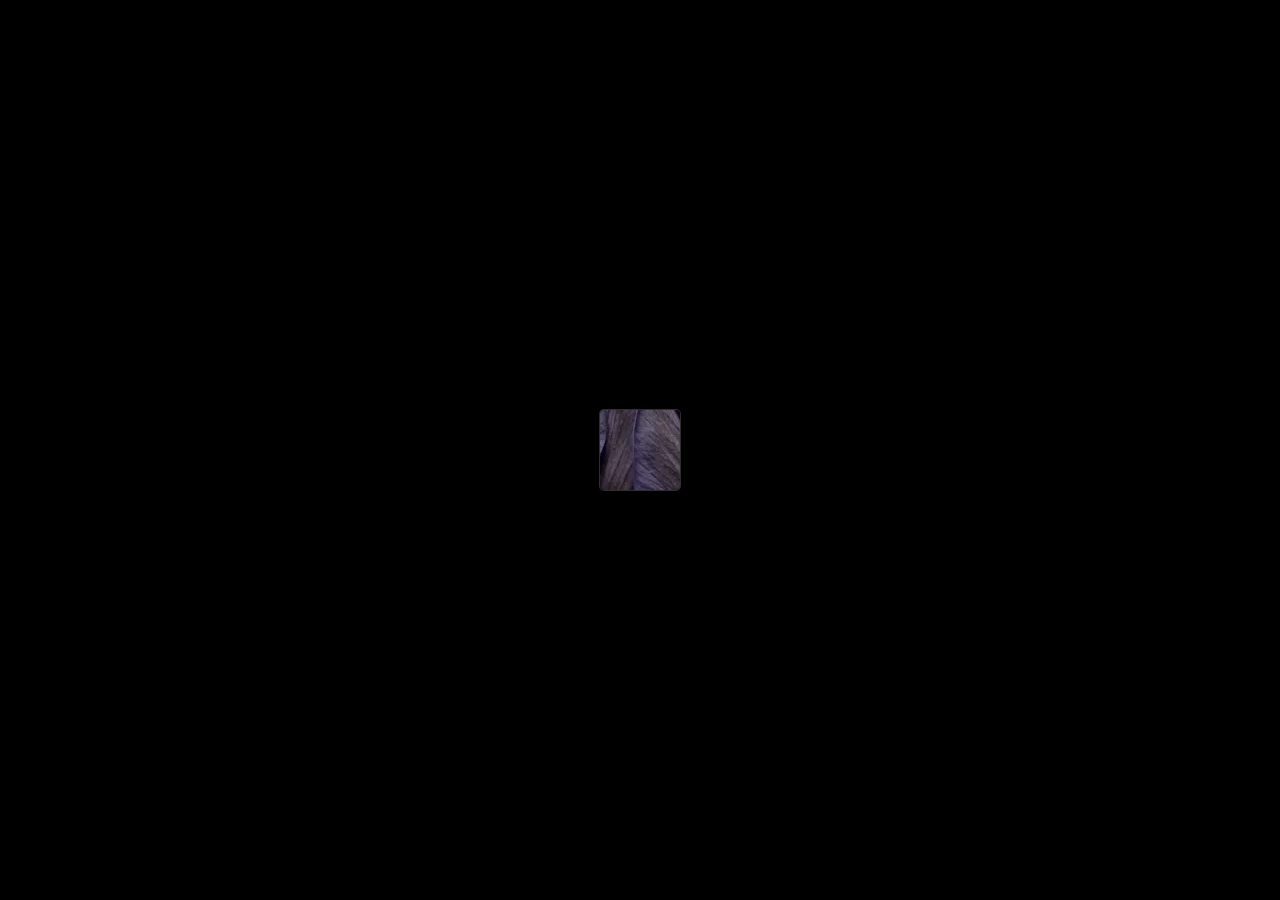
<file: index.html>
<!DOCTYPE html>
<html lang="en">
<head>
  <meta charset="UTF-8">
  <meta name="viewport" content="width=device-width, initial-scale=1">
  <title>Bloom · click to bloom</title>
  <link rel="stylesheet" href="styles.css">
</head>
<body class="solo">

  <div class="stage stage--solo">
    <div class="frame frame--button" data-option="3">
      <canvas class="frame__canvas"></canvas>
    </div>
  </div>

  <div class="readout" data-readout="3" hidden>— · frame 1 / 121</div>
  <div class="progress" hidden><div class="progress__fill" data-progress="3"></div></div>

  <script type="module" src="app.js"></script>
</body>
</html>
</file>
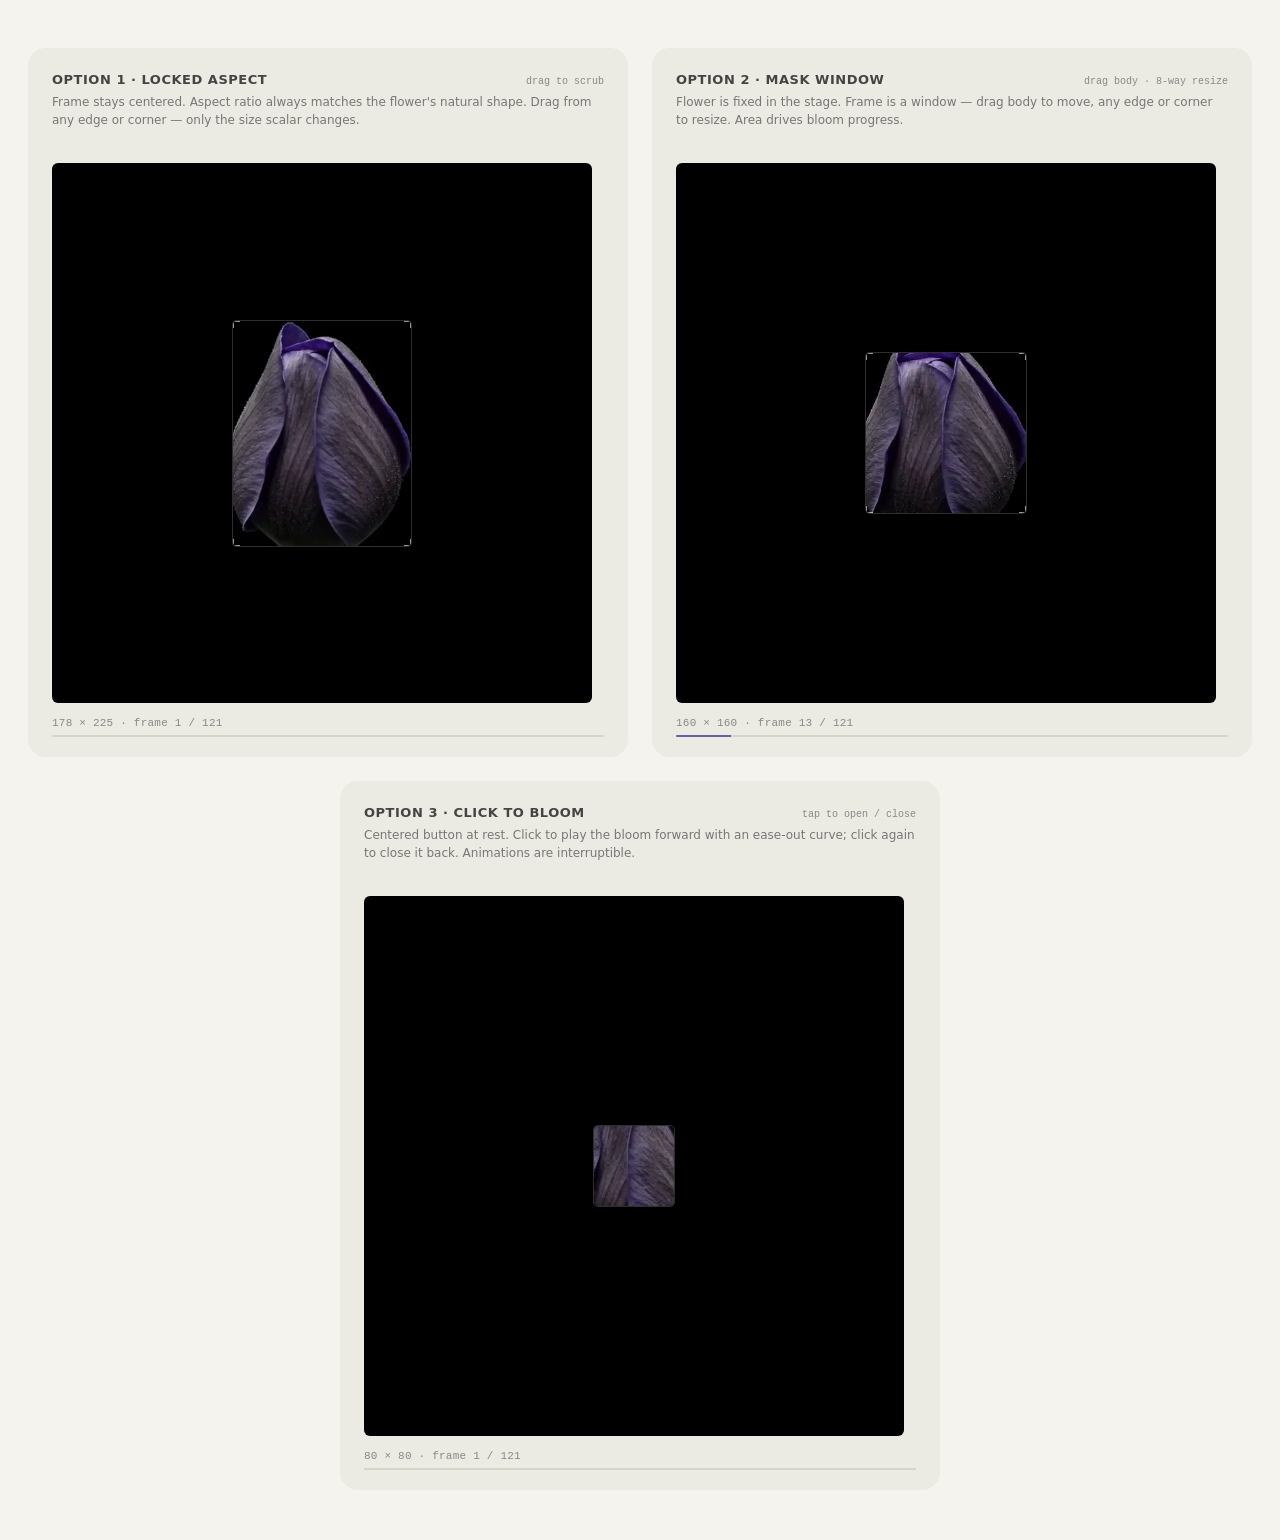
<file: archive.html>
<!DOCTYPE html>
<html lang="en">
<head>
  <meta charset="UTF-8">
  <meta name="viewport" content="width=device-width, initial-scale=1">
  <title>Bloom · all options (archive)</title>
  <link rel="stylesheet" href="styles.css">
</head>
<body>
  <div class="row">

    <!-- ============== Option 1 · Locked aspect ============== -->
    <section class="card">
      <header class="card__head">
        <h2>Option 1 · Locked aspect</h2>
        <span class="card__tag">drag to scrub</span>
      </header>
      <p class="card__desc">
        Frame stays centered. Aspect ratio always matches the flower's natural shape.
        Drag from any edge or corner — only the size scalar changes.
      </p>

      <div class="stage stage--centered">
        <div class="frame frame--locked" data-option="1">
          <canvas class="frame__canvas"></canvas>
          <div class="rh rh--n"  data-dir="n"></div>
          <div class="rh rh--s"  data-dir="s"></div>
          <div class="rh rh--w"  data-dir="w"></div>
          <div class="rh rh--e"  data-dir="e"></div>
          <div class="rh rh--nw" data-dir="nw"></div>
          <div class="rh rh--ne" data-dir="ne"></div>
          <div class="rh rh--sw" data-dir="sw"></div>
          <div class="rh rh--se" data-dir="se"></div>
        </div>
      </div>

      <div class="readout" data-readout="1">— · frame 1 / 121</div>
      <div class="progress"><div class="progress__fill" data-progress="1"></div></div>
    </section>

    <!-- ============== Option 2 · Mask window ============== -->
    <section class="card">
      <header class="card__head">
        <h2>Option 2 · Mask window</h2>
        <span class="card__tag">drag body · 8-way resize</span>
      </header>
      <p class="card__desc">
        Flower is fixed in the stage. Frame is a window — drag body to move,
        any edge or corner to resize. Area drives bloom progress.
      </p>

      <div class="stage">
        <div class="frame frame--mask" data-option="2">
          <canvas class="frame__canvas"></canvas>
          <div class="rh rh--n"  data-dir="n"></div>
          <div class="rh rh--s"  data-dir="s"></div>
          <div class="rh rh--w"  data-dir="w"></div>
          <div class="rh rh--e"  data-dir="e"></div>
          <div class="rh rh--nw" data-dir="nw"></div>
          <div class="rh rh--ne" data-dir="ne"></div>
          <div class="rh rh--sw" data-dir="sw"></div>
          <div class="rh rh--se" data-dir="se"></div>
        </div>
      </div>

      <div class="readout" data-readout="2">— · frame 1 / 121</div>
      <div class="progress"><div class="progress__fill" data-progress="2"></div></div>
    </section>

    <!-- ============== Option 3 · Click to bloom ============== -->
    <section class="card">
      <header class="card__head">
        <h2>Option 3 · Click to bloom</h2>
        <span class="card__tag">tap to open / close</span>
      </header>
      <p class="card__desc">
        Centered button at rest. Click to play the bloom forward with an ease-out
        curve; click again to close it back. Animations are interruptible.
      </p>

      <div class="stage">
        <div class="frame frame--button" data-option="3">
          <canvas class="frame__canvas"></canvas>
        </div>
      </div>

      <div class="readout" data-readout="3">— · frame 1 / 121</div>
      <div class="progress"><div class="progress__fill" data-progress="3"></div></div>
    </section>

  </div>

  <script type="module" src="app.js"></script>
</body>
</html>
</file>
<file: styles.css>
/* =========================================================================
   Bloom demo · all visual styling
   JS only mutates: frame.style.{width, height, left, top}
   and the canvas drawing surface.
   ========================================================================= */

* { box-sizing: border-box; }

body {
  margin: 0;
  min-height: 100vh;
  background: #f4f3ee;
  display: flex;
  align-items: center;
  justify-content: center;
  padding: 48px 24px;
  font-family: -apple-system, system-ui, "Segoe UI", sans-serif;
}

/* Solo page (index.html): only the click-to-bloom stage, on a seamless
   black background so it embeds cleanly (e.g. inside Framer). */
body.solo {
  background: #000;
  padding: 0;
}

/* ---- Layout ---- */
.row {
  display: flex;
  gap: 24px;
  flex-wrap: wrap;
  justify-content: center;
}

.card {
  background: #ebeae3;
  border-radius: 18px;
  padding: 24px 24px 20px;
  width: 600px;
}

.card__head {
  display: flex;
  align-items: baseline;
  justify-content: space-between;
  margin-bottom: 6px;
}

.card__head h2 {
  margin: 0;
  font-size: 13px;
  font-weight: 600;
  letter-spacing: 0.04em;
  text-transform: uppercase;
  color: #444;
}

.card__tag {
  font-size: 10px;
  color: #888;
  font-family: ui-monospace, Menlo, monospace;
}

.card__desc {
  font-size: 12px;
  color: #777;
  margin: 0 0 20px;
  line-height: 1.5;
  min-height: 50px;
}

/* ---- Stage (the dark backdrop the frame lives in) ---- */
.stage {
  width: 540px;
  height: 540px;
  background: #000;
  border-radius: 6px;
  position: relative;
  overflow: hidden;
}
.stage--centered {
  display: flex;
  align-items: center;
  justify-content: center;
}

/* ---- Frame (base) ---- */
.frame {
  background: #000;
  overflow: hidden;
  user-select: none;
  border-radius: 4px;
  box-shadow: 0 0 0 1px rgba(255, 255, 255, 0.18);
  position: relative;
}

.frame__canvas {
  display: block;
  pointer-events: none;
  position: absolute;
}

/* Option 1: canvas fills frame from origin */
.frame--locked .frame__canvas { left: 0; top: 0; }

/* Option 2: movable mask window */
.frame--mask {
  position: absolute;
  cursor: grab;
}
.frame--mask:active { cursor: grabbing; }

/* Option 3: clickable bloom button */
.frame--button {
  position: absolute;
  cursor: pointer;
  transition: box-shadow 0.2s;
}
.frame--button:hover {
  box-shadow:
    0 0 0 1px rgba(255, 255, 255, 0.4),
    0 0 24px rgba(140, 120, 200, 0.25);
}

/* ---- 8-way resize handles ---- */
.rh { position: absolute; z-index: 6; }

/* edges */
.rh--n { top: -3px;    left: 14px;  right: 14px; height: 8px; cursor: ns-resize; }
.rh--s { bottom: -3px; left: 14px;  right: 14px; height: 8px; cursor: ns-resize; }
.rh--w { top: 14px; bottom: 14px;   left: -3px;  width: 8px;  cursor: ew-resize; }
.rh--e { top: 14px; bottom: 14px;   right: -3px; width: 8px;  cursor: ew-resize; }

/* corners */
.rh--nw { top: -4px;    left: -4px;   width: 16px; height: 16px;
          cursor: nwse-resize; z-index: 7; }
.rh--ne { top: -4px;    right: -4px;  width: 16px; height: 16px;
          cursor: nesw-resize; z-index: 7; }
.rh--sw { bottom: -4px; left: -4px;   width: 16px; height: 16px;
          cursor: nesw-resize; z-index: 7; }
.rh--se { bottom: -4px; right: -4px;  width: 16px; height: 16px;
          cursor: nwse-resize; z-index: 7; }

/* L-shaped marker on each corner */
.rh--nw::before, .rh--ne::before, .rh--sw::before, .rh--se::before {
  content: '';
  position: absolute;
  width: 6px;
  height: 6px;
  border-color: rgba(255, 255, 255, 0.6);
  border-style: solid;
}
.rh--nw::before { left:  4px; top:    4px; border-width: 1.2px 0 0 1.2px; }
.rh--ne::before { right: 4px; top:    4px; border-width: 1.2px 1.2px 0 0; }
.rh--sw::before { left:  4px; bottom: 4px; border-width: 0 0 1.2px 1.2px; }
.rh--se::before { right: 4px; bottom: 4px; border-width: 0 1.2px 1.2px 0; }

/* ---- Readout / progress ---- */
.readout {
  margin-top: 14px;
  font-size: 11px;
  font-family: ui-monospace, Menlo, monospace;
  color: #888;
  letter-spacing: 0.02em;
}

.progress {
  height: 2px;
  background: #d6d3c8;
  border-radius: 1px;
  margin-top: 6px;
  overflow: hidden;
}

.progress__fill {
  height: 100%;
  background: #6b5fa3;
  width: 0;
  transition: width 0.05s linear;
}
</file>
